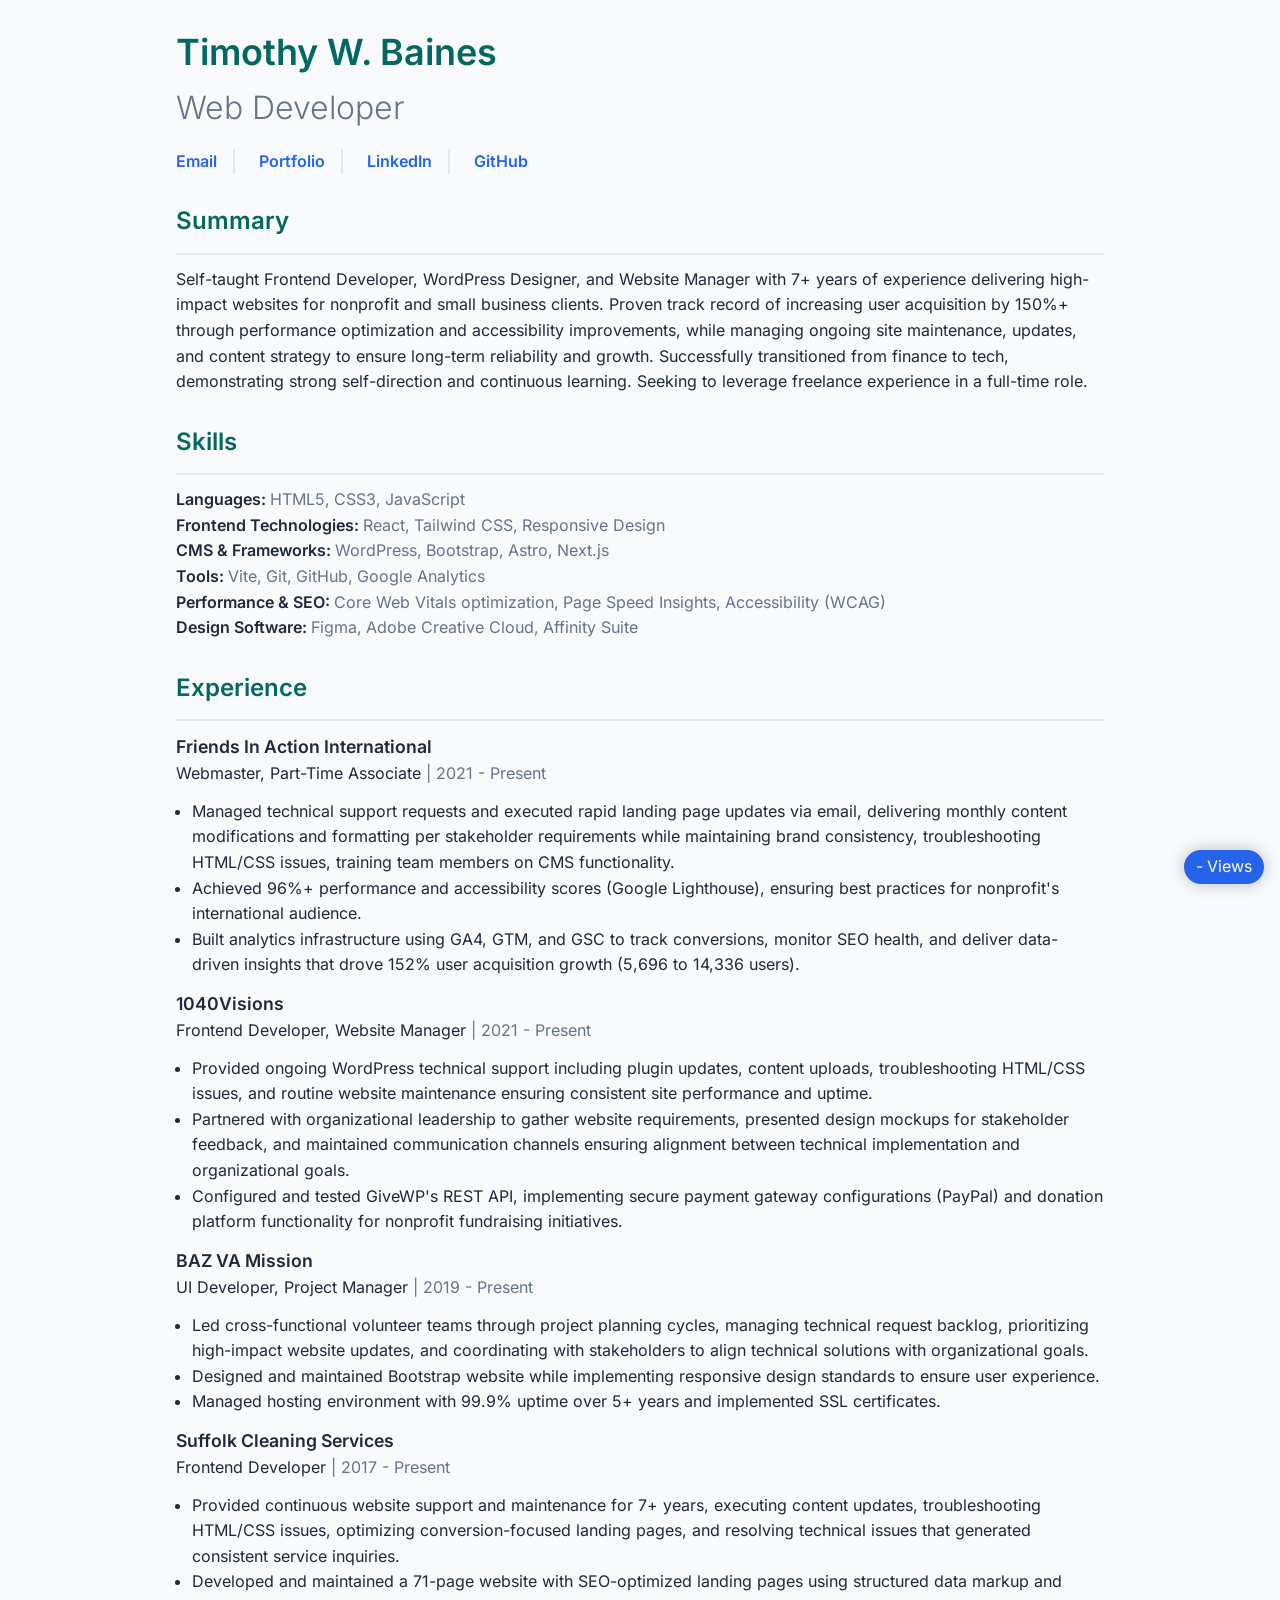
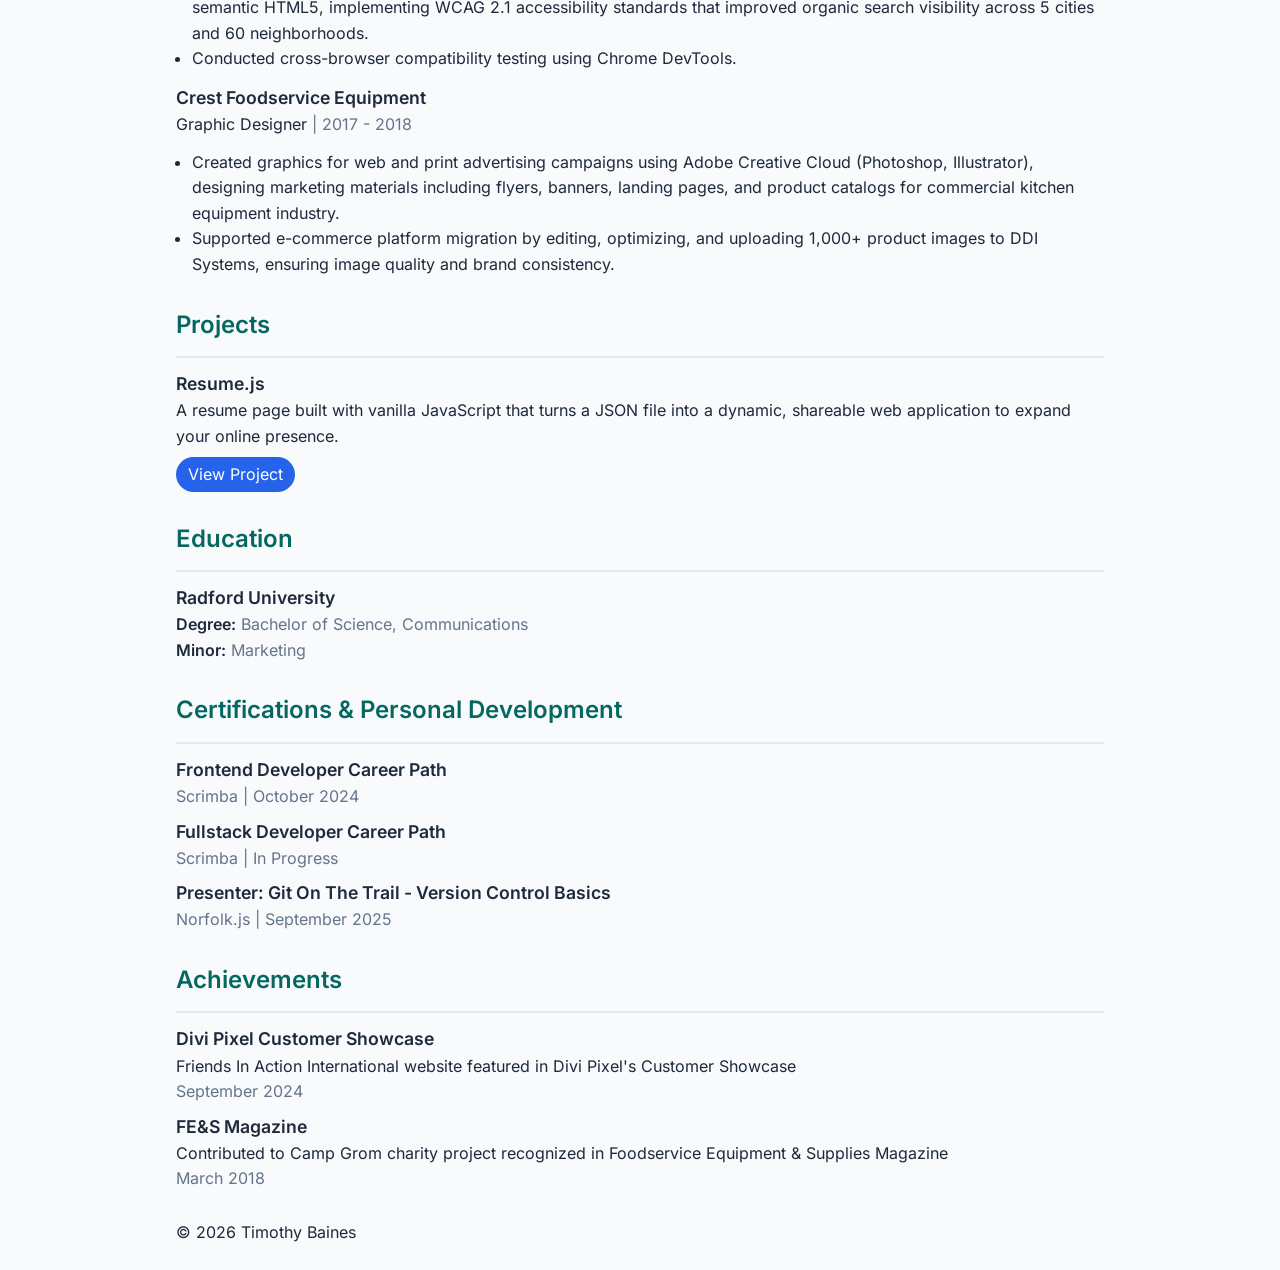
<file: index.html>
<!doctype html>
<html lang="en">
<head>
    <meta charset="UTF-8">
    <meta name="viewport" content="width=device-width, initial-scale=1.0">
    <meta name="description" content="Resume of Timothy Baines - Website Manager and Frontend Developer with 7+ years of experience">
    <meta name="keywords" content="website manager, frontend developer, web developer, ui developer html, css, javascript">
    <meta name="author" content="Timothy W. Baines">
    <!-- CSS STYLESHEET -->
    <link rel="stylesheet" href="css/style.css">
    <title>Timothy Baines - Website Manager | Web Developer</title>
</head>
<body>
<main>
    <!-- HEADER -->
    <header class="header" role="banner">
        <div class="resume-title">
            <h1>Timothy W. Baines</h1>
            <p>Web Developer</p>
        </div>
        <nav class="contact-info">
            <ul>
                <li><a href="mailto:timbaines@timbaines.com" rel="noopener noreferrer">Email</a></li>
                <li><a href="https://timbaines.dev" target="_blank" rel="noopener noreferrer">Portfolio</a></li>
                <li><a href="https://linkedin.com/in/tim-baines-dev" target="_blank" rel="noopener noreferrer">LinkedIn</a></li>
                <li><a href="https://github.com/Timbaines" target="_blank" rel="noopener noreferrer">GitHub</a></li>
            </ul>
        </nav>
    </header>

    <!-- SECTION | SUMMARY -->
    <section class="section">
        <h2>Summary</h2>
        <hr>
        <p>Self-taught Frontend Developer, WordPress Designer, and Website Manager with 7+ years of experience delivering high-impact websites for nonprofit and small business clients. Proven track record of increasing user acquisition by 150%+ through performance optimization and accessibility improvements, while managing ongoing site maintenance, updates, and content strategy to ensure long-term reliability and growth. Successfully transitioned from finance to tech, demonstrating strong self-direction and continuous learning. Seeking to leverage freelance experience in a full-time role.</p>
    </section>

    <!-- SECTION | SKILLS -->
    <section class="section">
        <h2>Skills</h2>
        <hr>
        <ul class="skills-list">
            <li>
                <strong>Languages:</strong>
                <span>HTML5,</span>
                <span>CSS3,</span>
                <span>JavaScript</span>
            </li>
        </ul>
        <ul class="skills-list">
            <li>
                <strong>Frontend Technologies:</strong>
                <span>React,</span>
                <span>Tailwind CSS,</span>
                <span>Responsive Design</span>
            </li>
        </ul>
        <ul class="skills-list">
            <li>
                <strong>CMS & Frameworks:</strong>
                <span>WordPress,</span>
                <span>Bootstrap,</span>
                <span>Astro,</span>
                <span>Next.js</span>
            </li>
        </ul>
        <ul class="skills-list">
            <li>
                <strong>Tools:</strong>
                <span>Vite,</span>
                <span>Git,</span>
                <span>GitHub,</span>
                <span>Google Analytics</span>
            </li>
        </ul>
        <ul class="skills-list">
            <li>
                <strong>Performance & SEO:</strong>
                <span>Core Web Vitals optimization,</span>
                <span>Page Speed Insights,</span>
                <span>Accessibility (WCAG)</span>
            </li>
        </ul>
        <ul class="skills-list">
            <li>
                <strong>Design Software:</strong>
                <span>Figma,</span>
                <span>Adobe Creative Cloud,</span>
                <span>Affinity Suite</span>
            </li>
        </ul>
    </section>

    <!-- SECTION | EXPERIENCE -->
    <section class="section">
        <h2>Experience</h2>
        <hr>
        <!-- JOB 1 -->
        <article class="job">
            <h3>Friends In Action International</h3>
            <p>Webmaster, Part-Time Associate <span class="secondary-text">| <time datetime="2021-01">2021 - Present</time></span></p>
            <ul>
                <li>Managed technical support requests and executed rapid landing page updates via email, delivering monthly content modifications and formatting per stakeholder requirements while maintaining brand consistency, troubleshooting HTML/CSS issues, training team members on CMS functionality.</li>
                <li>Achieved 96%+ performance and accessibility scores (Google Lighthouse), ensuring best practices for nonprofit's international audience.</li>
                <li>Built analytics infrastructure using GA4, GTM, and GSC to track conversions, monitor SEO health, and deliver data-driven insights that drove 152% user acquisition growth (5,696 to 14,336 users).</li>
            </ul>
        </article>
        <!-- JOB 2 -->
        <article class="job">
            <h3>1040Visions</h3>
            <p>Frontend Developer, Website Manager <span class="secondary-text">| <time datetime="2021-01">2021 - Present</time></span></p>
            <ul>
                <li>Provided ongoing WordPress technical support including plugin updates, content uploads, troubleshooting HTML/CSS issues, and routine website maintenance ensuring consistent site performance and uptime.
                </li>
                <li>Partnered with organizational leadership to gather website requirements, presented design mockups for stakeholder feedback, and maintained communication channels ensuring alignment between technical implementation and organizational goals.
                </li>
                <li>Configured and tested GiveWP's REST API, implementing secure payment gateway configurations (PayPal) and donation platform functionality for nonprofit fundraising initiatives.
                </li>
            </ul>
        </article>
        <!-- JOB 3 -->
        <article class="job">
            <h3>BAZ VA Mission</h3>
            <p>UI Developer, Project Manager <span class="secondary-text">| <time datetime="2019-01">2019 - Present</time></span></p>
            <ul>
                <li>Led cross-functional volunteer teams through project planning cycles, managing technical request backlog, prioritizing high-impact website updates, and coordinating with stakeholders to align technical solutions with organizational goals.
                </li>
                <li>Designed and maintained Bootstrap website while implementing responsive design standards to ensure user experience.
                </li>
                <li>Managed hosting environment with 99.9% uptime over 5+ years and implemented SSL certificates.
                </li>
            </ul>
        </article>
        <!-- JOB 4 -->
        <article class="job">
            <h3>Suffolk Cleaning Services</h3>
            <p>Frontend Developer <span class="secondary-text">| <time datetime="2017-01">2017 - Present</time></span></p>
            <ul>
                <li>Provided continuous website support and maintenance for 7+ years, executing content updates,
                    troubleshooting HTML/CSS issues, optimizing conversion-focused landing pages, and resolving technical issues that generated consistent service inquiries.
                </li>
                <li>Developed and maintained a 71-page website with SEO-optimized landing pages using structured data markup and semantic HTML5, implementing WCAG 2.1 accessibility standards that improved organic search visibility across 5 cities and 60 neighborhoods.
                </li>
                <li>Conducted cross-browser compatibility testing using Chrome DevTools.
                </li>
            </ul>
        </article>
        <!-- JOB 5 -->
        <article class="job">
            <h3>Crest Foodservice Equipment</h3>
            <p>Graphic Designer <span class="secondary-text">| <time datetime="2017-01">2017 - 2018</time></span></p>
            <ul>
                <li>Created graphics for web and print advertising campaigns using Adobe Creative Cloud (Photoshop, Illustrator), designing marketing materials including flyers, banners, landing pages, and product catalogs for commercial kitchen equipment industry.
                </li>
                <li>Supported e-commerce platform migration by editing, optimizing, and uploading 1,000+ product images to DDI Systems, ensuring image quality and brand consistency.
                </li>
            </ul>
        </article>
    </section>

    <!-- SECTION | PROJECTS -->
    <section class="section">
        <h2>Projects</h2>
        <hr>
        <!-- PROJECT 1 -->
        <article class="project">
            <h3>Resume.js</h3>
            <p>A resume page built with vanilla JavaScript that turns a JSON file into a dynamic, shareable web application to expand your online presence.</p>
            <a class="link-primary" href="https://timbaines.github.io/resume-js/" target="_blank" rel="noopener noreferrer">View Project</a>
        </article>
    </section>

    <!-- SECTION | EDUCATION -->
    <section class="section">
        <h2>Education</h2>
        <hr>
        <article class="education">
            <h3>Radford University</h3>
            <p><strong>Degree:</strong> Bachelor of Science, Communications</p>
            <p><strong>Minor:</strong> Marketing</p>
        </article>
    </section>

    <!-- SECTION | CERTIFICATIONS -->
    <section class="section">
        <h2>Certifications & Personal Development</h2>
        <hr>
        <!-- CERTIFICATION 1 -->
        <article class="certification">
            <h3>Frontend Developer Career Path</h3>
            <p class="secondary-text">Scrimba | <time datetime="2024-10">October 2024</time></p>
        </article>
        <!-- CERTIFICATION 2 -->
        <article class="certification">
            <h3>Fullstack Developer Career Path</h3>
            <p class="secondary-text">Scrimba | <time datetime="2024-10">In Progress</time></p>
        </article>
        <!-- CERTIFICATION 3 -->
        <article class="certification">
            <h3>Presenter: Git On The Trail - Version Control Basics</h3>
            <p class="secondary-text">Norfolk.js | <time datetime="2025-09">September 2025</time></p>
        </article>
    </section>

    <!-- SECTION | ACHIEVEMENTS -->
    <section class="section">
        <h2>Achievements</h2>
        <hr>
        <!-- ACHIEVEMENT 1 -->
        <article class="achievement">
            <h3>Divi Pixel Customer Showcase</h3>
            <p>Friends In Action International website featured in Divi Pixel's Customer Showcase</p>
            <p class="secondary-text"><time datetime="2024-09">September 2024</time></p>
        </article>
        <!-- ACHIEVEMENT 2 -->
        <article class="achievement">
            <h3>FE&S Magazine</h3>
            <p>Contributed to Camp Grom charity project recognized in Foodservice Equipment & Supplies Magazine</p>
            <p class="secondary-text"><time datetime="2018-03">March 2018</time></p>
        </article>
    </section>

    <!-- FOOTER -->
    <footer class="footer">
        <div class="copyright">
            <p>&copy; 2026 Timothy Baines</p>
        </div>
       <div class="counter-container">
           <div class="counter">
               <p><span>-</span>Views</p>
           </div>
       </div>
    </footer>
</main>
</body>
</html>
</file>
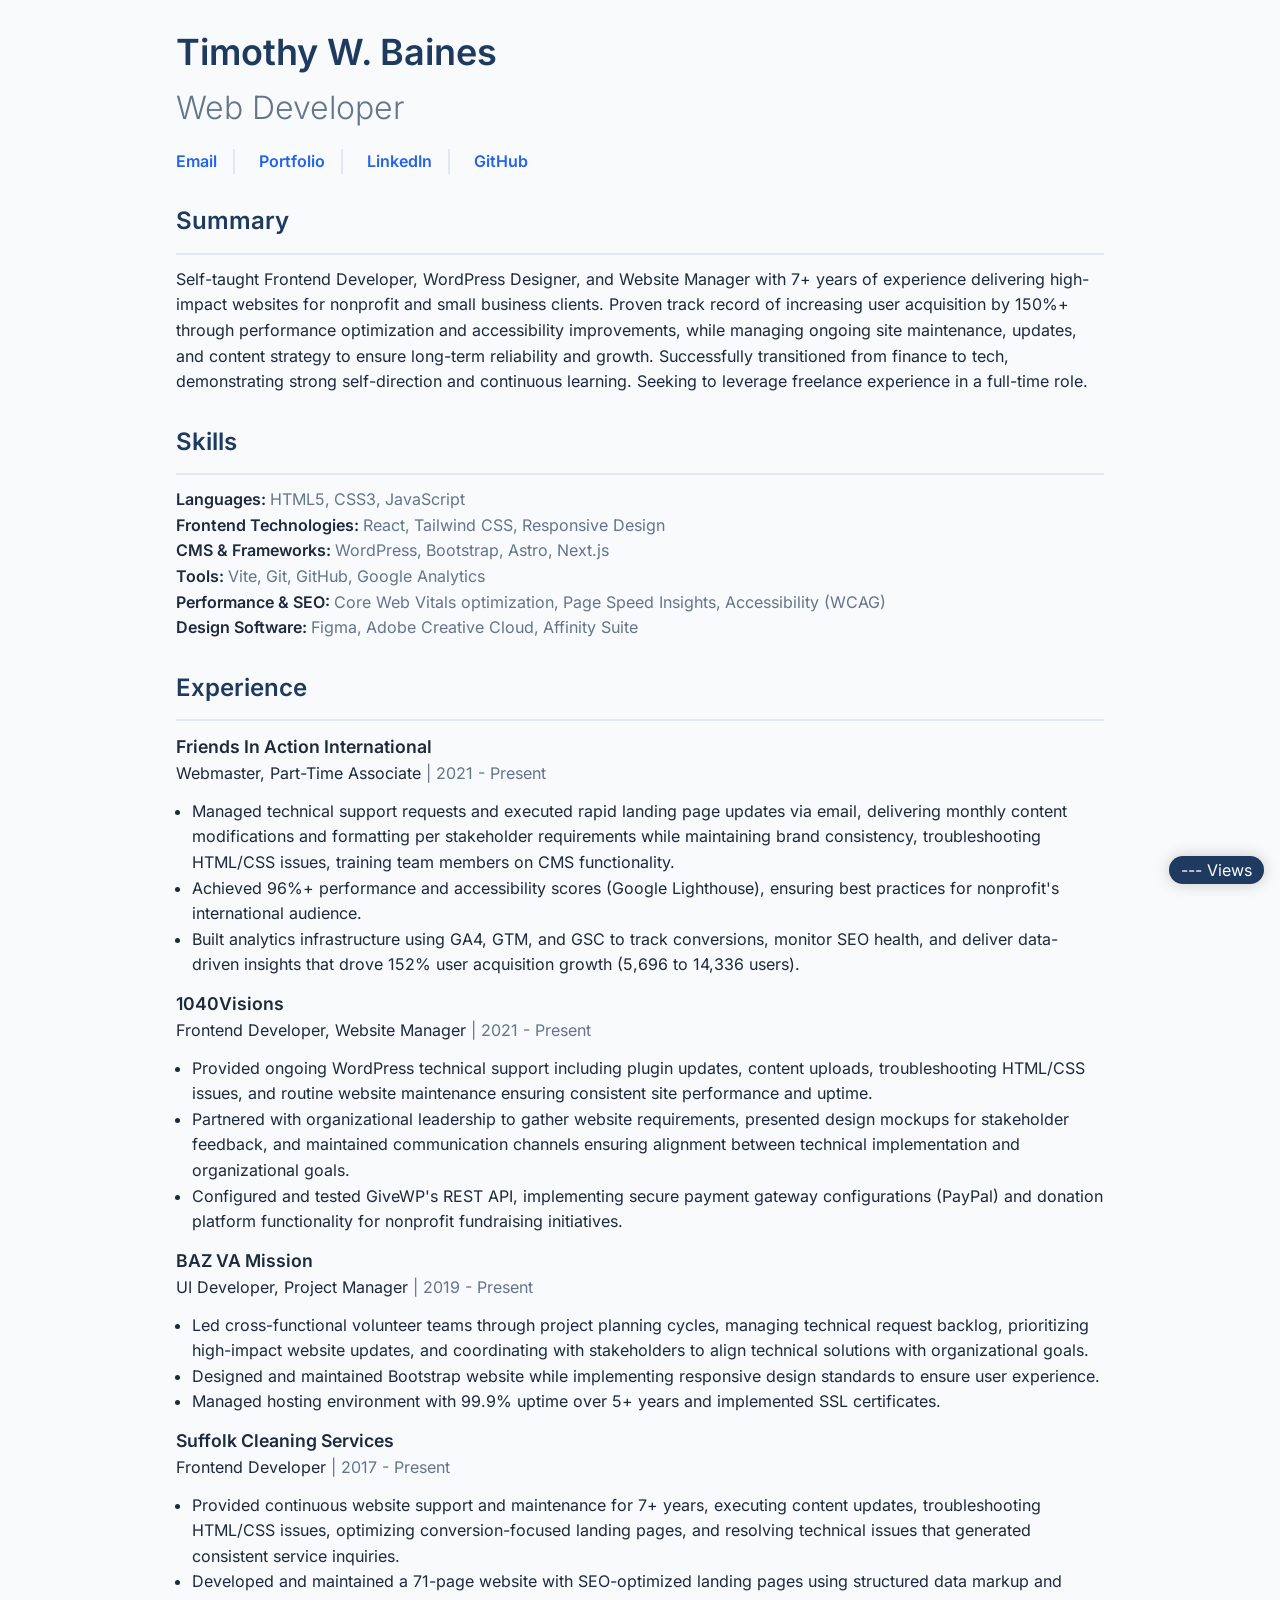
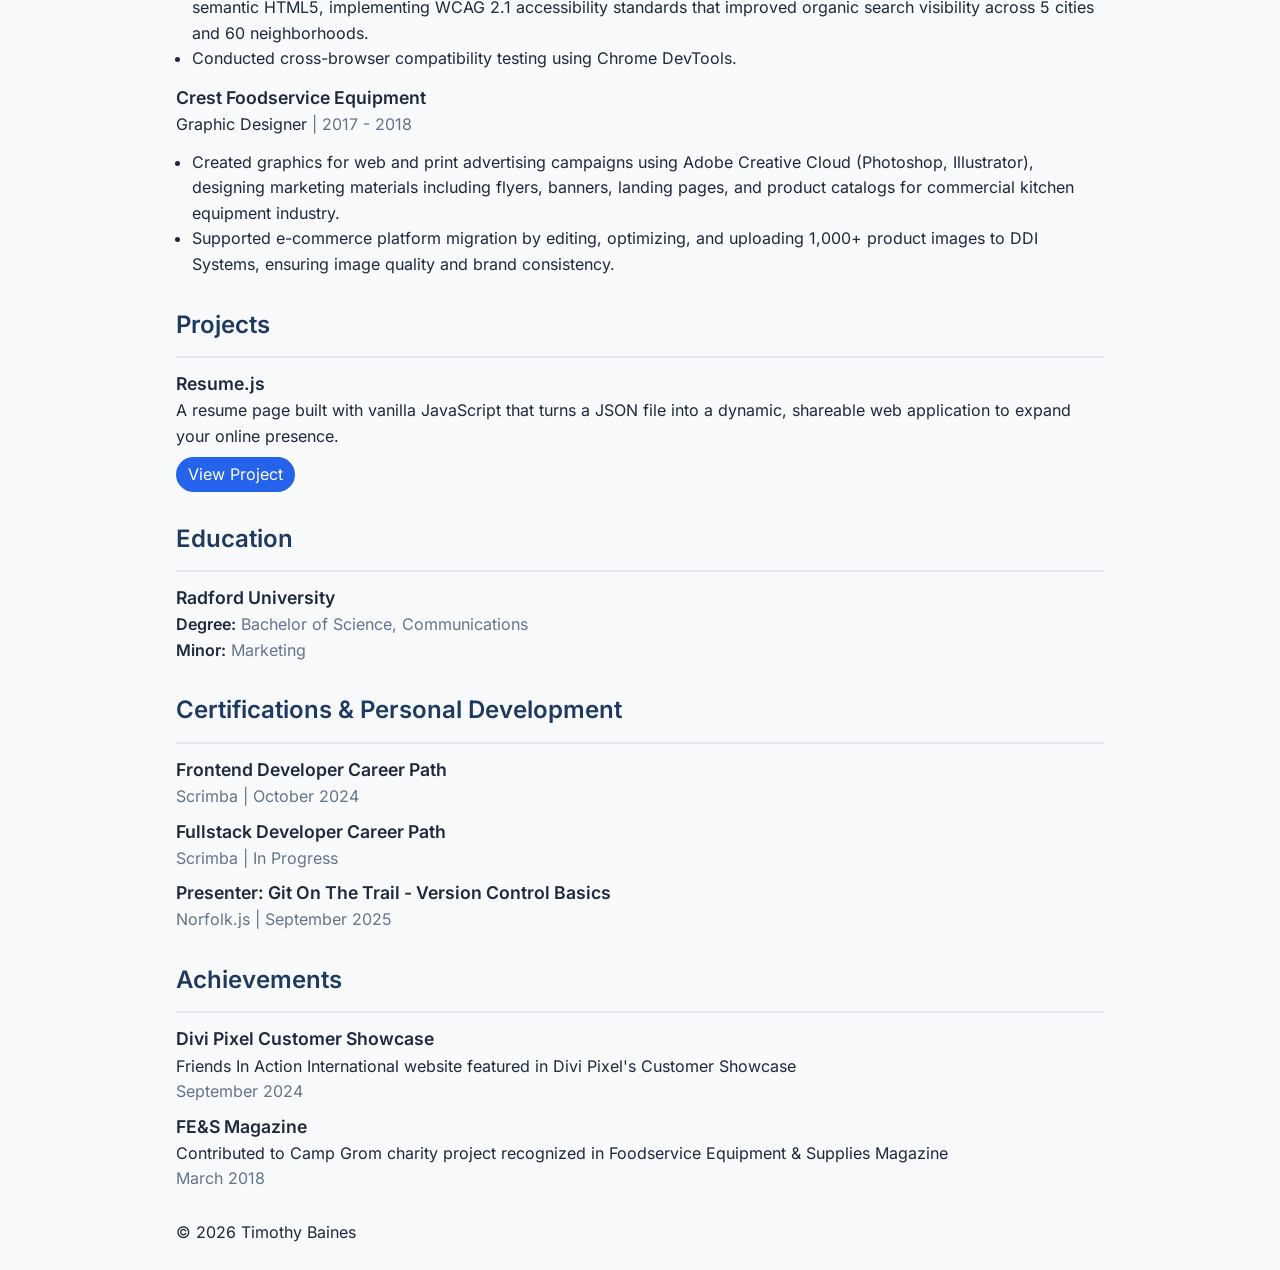
<file: frontend/index.html>
<!doctype html>
<html lang="en">
<head>
    <meta charset="UTF-8">
    <meta name="viewport" content="width=device-width, initial-scale=1.0">
    <meta name="description" content="Resume of Timothy Baines - Website Manager and Frontend Developer with 7+ years of experience">
    <meta name="keywords" content="website manager, frontend developer, web developer, ui developer html, css, javascript">
    <meta name="author" content="Timothy W. Baines">
    <!-- CSS STYLESHEET -->
    <link rel="stylesheet" href="css/style.css">
    <title>Timothy Baines - Website Manager | Web Developer</title>
</head>
<body>
<main>
    <!-- HEADER -->
    <header class="header" role="banner">
        <div class="resume-title">
            <h1>Timothy W. Baines</h1>
            <p>Web Developer</p>
        </div>
        <nav class="contact-info">
            <ul>
                <li><a href="mailto:timbaines@timbaines.com" rel="noopener noreferrer">Email</a></li>
                <li><a href="https://timbaines.dev" target="_blank" rel="noopener noreferrer">Portfolio</a></li>
                <li><a href="https://linkedin.com/in/tim-baines-dev" target="_blank" rel="noopener noreferrer">LinkedIn</a></li>
                <li><a href="https://github.com/Timbaines" target="_blank" rel="noopener noreferrer">GitHub</a></li>
            </ul>
        </nav>
    </header>

    <!-- SECTION | SUMMARY -->
    <section class="section">
        <h2>Summary</h2>
        <hr>
        <p>Self-taught Frontend Developer, WordPress Designer, and Website Manager with 7+ years of experience delivering high-impact websites for nonprofit and small business clients. Proven track record of increasing user acquisition by 150%+ through performance optimization and accessibility improvements, while managing ongoing site maintenance, updates, and content strategy to ensure long-term reliability and growth. Successfully transitioned from finance to tech, demonstrating strong self-direction and continuous learning. Seeking to leverage freelance experience in a full-time role.</p>
    </section>

    <!-- SECTION | SKILLS -->
    <section class="section">
        <h2>Skills</h2>
        <hr>
        <ul class="skills-list">
            <li>
                <strong>Languages:</strong>
                <span>HTML5,</span>
                <span>CSS3,</span>
                <span>JavaScript</span>
            </li>
        </ul>
        <ul class="skills-list">
            <li>
                <strong>Frontend Technologies:</strong>
                <span>React,</span>
                <span>Tailwind CSS,</span>
                <span>Responsive Design</span>
            </li>
        </ul>
        <ul class="skills-list">
            <li>
                <strong>CMS & Frameworks:</strong>
                <span>WordPress,</span>
                <span>Bootstrap,</span>
                <span>Astro,</span>
                <span>Next.js</span>
            </li>
        </ul>
        <ul class="skills-list">
            <li>
                <strong>Tools:</strong>
                <span>Vite,</span>
                <span>Git,</span>
                <span>GitHub,</span>
                <span>Google Analytics</span>
            </li>
        </ul>
        <ul class="skills-list">
            <li>
                <strong>Performance & SEO:</strong>
                <span>Core Web Vitals optimization,</span>
                <span>Page Speed Insights,</span>
                <span>Accessibility (WCAG)</span>
            </li>
        </ul>
        <ul class="skills-list">
            <li>
                <strong>Design Software:</strong>
                <span>Figma,</span>
                <span>Adobe Creative Cloud,</span>
                <span>Affinity Suite</span>
            </li>
        </ul>
    </section>

    <!-- SECTION | EXPERIENCE -->
    <section class="section">
        <h2>Experience</h2>
        <hr>
        <!-- JOB 1 -->
        <article class="job">
            <h3>Friends In Action International</h3>
            <p>Webmaster, Part-Time Associate <span class="secondary-text">| <time datetime="2021-01">2021 - Present</time></span></p>
            <ul>
                <li>Managed technical support requests and executed rapid landing page updates via email, delivering monthly content modifications and formatting per stakeholder requirements while maintaining brand consistency, troubleshooting HTML/CSS issues, training team members on CMS functionality.</li>
                <li>Achieved 96%+ performance and accessibility scores (Google Lighthouse), ensuring best practices for nonprofit's international audience.</li>
                <li>Built analytics infrastructure using GA4, GTM, and GSC to track conversions, monitor SEO health, and deliver data-driven insights that drove 152% user acquisition growth (5,696 to 14,336 users).</li>
            </ul>
        </article>
        <!-- JOB 2 -->
        <article class="job">
            <h3>1040Visions</h3>
            <p>Frontend Developer, Website Manager <span class="secondary-text">| <time datetime="2021-01">2021 - Present</time></span></p>
            <ul>
                <li>Provided ongoing WordPress technical support including plugin updates, content uploads, troubleshooting HTML/CSS issues, and routine website maintenance ensuring consistent site performance and uptime.
                </li>
                <li>Partnered with organizational leadership to gather website requirements, presented design mockups for stakeholder feedback, and maintained communication channels ensuring alignment between technical implementation and organizational goals.
                </li>
                <li>Configured and tested GiveWP's REST API, implementing secure payment gateway configurations (PayPal) and donation platform functionality for nonprofit fundraising initiatives.
                </li>
            </ul>
        </article>
        <!-- JOB 3 -->
        <article class="job">
            <h3>BAZ VA Mission</h3>
            <p>UI Developer, Project Manager <span class="secondary-text">| <time datetime="2019-01">2019 - Present</time></span></p>
            <ul>
                <li>Led cross-functional volunteer teams through project planning cycles, managing technical request backlog, prioritizing high-impact website updates, and coordinating with stakeholders to align technical solutions with organizational goals.
                </li>
                <li>Designed and maintained Bootstrap website while implementing responsive design standards to ensure user experience.
                </li>
                <li>Managed hosting environment with 99.9% uptime over 5+ years and implemented SSL certificates.
                </li>
            </ul>
        </article>
        <!-- JOB 4 -->
        <article class="job">
            <h3>Suffolk Cleaning Services</h3>
            <p>Frontend Developer <span class="secondary-text">| <time datetime="2017-01">2017 - Present</time></span></p>
            <ul>
                <li>Provided continuous website support and maintenance for 7+ years, executing content updates,
                    troubleshooting HTML/CSS issues, optimizing conversion-focused landing pages, and resolving technical issues that generated consistent service inquiries.
                </li>
                <li>Developed and maintained a 71-page website with SEO-optimized landing pages using structured data markup and semantic HTML5, implementing WCAG 2.1 accessibility standards that improved organic search visibility across 5 cities and 60 neighborhoods.
                </li>
                <li>Conducted cross-browser compatibility testing using Chrome DevTools.
                </li>
            </ul>
        </article>
        <!-- JOB 5 -->
        <article class="job">
            <h3>Crest Foodservice Equipment</h3>
            <p>Graphic Designer <span class="secondary-text">| <time datetime="2017-01">2017 - 2018</time></span></p>
            <ul>
                <li>Created graphics for web and print advertising campaigns using Adobe Creative Cloud (Photoshop, Illustrator), designing marketing materials including flyers, banners, landing pages, and product catalogs for commercial kitchen equipment industry.
                </li>
                <li>Supported e-commerce platform migration by editing, optimizing, and uploading 1,000+ product images to DDI Systems, ensuring image quality and brand consistency.
                </li>
            </ul>
        </article>
    </section>

    <!-- SECTION | PROJECTS -->
    <section class="section">
        <h2>Projects</h2>
        <hr>
        <!-- PROJECT 1 -->
        <article class="project">
            <h3>Resume.js</h3>
            <p>A resume page built with vanilla JavaScript that turns a JSON file into a dynamic, shareable web application to expand your online presence.</p>
            <a class="link-primary" href="https://timbaines.github.io/resume-js/" target="_blank" rel="noopener noreferrer">View Project</a>
        </article>
    </section>

    <!-- SECTION | EDUCATION -->
    <section class="section">
        <h2>Education</h2>
        <hr>
        <article class="education">
            <h3>Radford University</h3>
            <p><strong>Degree:</strong> Bachelor of Science, Communications</p>
            <p><strong>Minor:</strong> Marketing</p>
        </article>
    </section>

    <!-- SECTION | CERTIFICATIONS -->
    <section class="section">
        <h2>Certifications & Personal Development</h2>
        <hr>
        <!-- CERTIFICATION 1 -->
        <article class="certification">
            <h3>Frontend Developer Career Path</h3>
            <p class="secondary-text">Scrimba | <time datetime="2024-10">October 2024</time></p>
        </article>
        <!-- CERTIFICATION 2 -->
        <article class="certification">
            <h3>Fullstack Developer Career Path</h3>
            <p class="secondary-text">Scrimba | <time datetime="2024-10">In Progress</time></p>
        </article>
        <!-- CERTIFICATION 3 -->
        <article class="certification">
            <h3>Presenter: Git On The Trail - Version Control Basics</h3>
            <p class="secondary-text">Norfolk.js | <time datetime="2025-09">September 2025</time></p>
        </article>
    </section>

    <!-- SECTION | ACHIEVEMENTS -->
    <section class="section">
        <h2>Achievements</h2>
        <hr>
        <!-- ACHIEVEMENT 1 -->
        <article class="achievement">
            <h3>Divi Pixel Customer Showcase</h3>
            <p>Friends In Action International website featured in Divi Pixel's Customer Showcase</p>
            <p class="secondary-text"><time datetime="2024-09">September 2024</time></p>
        </article>
        <!-- ACHIEVEMENT 2 -->
        <article class="achievement">
            <h3>FE&S Magazine</h3>
            <p>Contributed to Camp Grom charity project recognized in Foodservice Equipment & Supplies Magazine</p>
            <p class="secondary-text"><time datetime="2018-03">March 2018</time></p>
        </article>
    </section>

    <!-- FOOTER -->
    <footer class="footer">
        <div class="copyright">
            <p>&copy; 2026 Timothy Baines</p>
        </div>
       <div class="counter-container">
           <div class="counter" aria-label="Page View Counter">
               <span class="view-count">Loading...</span>
               <span class="counter-label">Views</span>
           </div>
       </div>
    </footer>
</main>
<script src="counter.js"></script>
</body>
</html>
</file>
<file: css/style.css>
/***** LOCAL FONTS *****/
@font-face {
    font-family: 'Inter';
    src: url('../assets/fonts/inter-v20-latin-300.woff2') format('woff2');
    font-weight: 300;
    font-style: normal;
    font-display: swap;
}

@font-face {
    font-family: 'Inter';
    src: url('../assets/fonts/inter-v20-latin-regular.woff2') format('woff2');
    font-weight: 400;
    font-style: normal;
    font-display: swap;
}

@font-face {
    font-family: 'Inter';
    src: url('../assets/fonts/inter-v20-latin-600.woff2') format('woff2');
    font-weight: 600;
    font-style: normal;
    font-display: swap;
}

/***** GLOBAL STYLES *****/
:root {
    --color-background: #F8FAFC;
    --color-text-primary: #1E293B;
    --color-text-secondary: #64748B;
    --color-divider: #E2E8F0;
    --color-title: #046861;
    --color-text-link: #FFFFFF;
    --color-accent: #2563EB;
    --color-accent-hover: #1D4ED8;
    --color-focus: #0F172A;
    --shadow-md: 0 0 1rem 0 rgba(0, 0, 0, .25);
}

*,
*::before,
*::after {
    box-sizing: border-box;
}

/***** LAYOUT *****/
body {
    background: var(--color-background);
    color: var(--color-text-primary);
    font-family: 'Inter', sans-serif;
    margin: 0;
    padding: 0;
}

main {
    max-width: 960px;
    margin: 0 auto;
    padding: 1.5rem 1rem;
}

section {
    margin: 1.75rem 0;
}

article {
    margin-top: .5rem;
}

/***** TYPOGRAPHY *****/
h1, h2, h3, p, ul {
    line-height: 1.6;
}

h1, h2, h3, p {
    margin: 0;
}

h1 {
    color: var(--color-title);
    font-size: 2.25rem;
    font-weight: 600;
}

h2 {
    color: var(--color-title);
    font-size: 1.5rem;
    font-weight: 600;
}

h3 {
    font-size: 1.1rem;
    font-weight: 600;
}

strong {
    color: var(--color-text-primary);
}

.secondary-text {
    color: var(--color-text-secondary);
}

/***** LINKS *****/
a {
    color: var(--color-accent);
    text-decoration: none;
}

a:hover {
    text-decoration: underline;
}

a:focus {
    outline: 2px solid var(--color-focus);
    outline-offset: 3px;
}

.link-primary {
    display: inline-block;
    background: var(--color-accent);
    color: var(--color-text-link);
    border-radius: 2rem;
    padding: 0.45rem 0.75rem;
    margin-top: 0.5rem;
}

.link-primary:hover {
    background: var(--color-accent-hover);
    text-decoration: none;
}

/***** DIVIDER *****/
hr {
    border: 0;
    border-top: 2px solid var(--color-divider);
    margin: 0.75rem 0;
}

/***** LISTS | UL/LI *****/
ul {
    margin: 0.75rem 0;
    padding-left: 1rem;
}

/***** SECTION | HEADER *****/
.resume-title p {
    color: var(--color-text-secondary);
    font-size: 2rem;
    font-weight: lighter;
    margin: 0 0 0.5rem;
}

.contact-info ul {
    display: flex;
    flex-direction: row;
    flex-wrap: wrap;
    gap: 1.5rem;
    padding: 0;
    margin: 1rem 0 0 0;
    list-style-type: none;
}

.contact-info li {
    border-right: 2px solid var(--color-divider);
    padding-right: 1rem;
}

.contact-info li:last-child {
    border-right: none;
}

.contact-info a {
    font-weight: 600;
}

/***** SECTION | SKILLS *****/
.skills-list {
    display: flex;
    padding: 0;
    margin: 0;
    list-style-type: none;
}

.skills-list li {
    display: flex;
    flex-wrap: wrap;
    align-items: center;
    padding: 0;
    margin: 0;
}

.skills-list li strong {
    margin-right: 0.25rem;
}

.skills-list li span {
    margin-right: 0.25rem;
    color: var(--color-text-secondary);
}

/***** SECTION | EDUCATION *****/
.education p {
    color: var(--color-text-secondary);
}

/***** SECTION | FOOTER *****/
.footer {
    display: flex;
    align-items: center;
    justify-content: space-between;
    position: relative;
}

.counter-container {
    position: fixed;
    right: 1rem;
    bottom: 1rem;
    z-index: 10;
}

.counter {
    background: var(--color-accent);
    color: var(--color-text-link);
    border-radius: 2rem;
    padding: 0.25rem 0.75rem;
    box-shadow: var(--shadow-md);
}

.counter span {
    margin-right: .25rem;
}

/***** MEDIA QUERIES *****/
@media (max-width: 640px) {
    main {
        padding: 1rem 0.75rem;
    }

    h1 {
        font-size: 1.75rem;
    }

    h2 {
        font-size: 1.25rem;
    }

    .resume-title p {
        font-size: 1.5rem;
    }

    .contact-info ul {
        gap: 1rem;
        margin-top: 0.75rem;
    }

    section {
        margin: 1.25rem 0;
    }

    .link-primary {
        padding: 0.4rem 0.6rem;
        font-size: 0.9rem;
    }

    .counter {
        font-size: 0.9rem;
    }
}
</file>
<file: frontend/css/style.css>
/***** LOCAL FONTS *****/
@font-face {
    font-family: 'Inter';
    src: url('../../assets/fonts/inter-v20-latin-300.woff2') format('woff2');
    font-weight: 300;
    font-style: normal;
    font-display: swap;
}

@font-face {
    font-family: 'Inter';
    src: url('../../assets/fonts/inter-v20-latin-regular.woff2') format('woff2');
    font-weight: 400;
    font-style: normal;
    font-display: swap;
}

@font-face {
    font-family: 'Inter';
    src: url('../../assets/fonts/inter-v20-latin-600.woff2') format('woff2');
    font-weight: 600;
    font-style: normal;
    font-display: swap;
}

/***** GLOBAL STYLES *****/
:root {
    --color-bg: #F8FAFC;
    --color-bg-counter: #1F3A5F;
    --color-text: #1E293B;
    --color-text-muted: #64748B;
    --color-divider: #E2E8F0;
    --color-heading: #1F3A5F;
    --color-link: #FFFFFF;
    --color-accent: #2563EB;
    --color-accent-hover: #1D4ED8;
    --color-focus: #0F172A;
    --shadow: 0 0 1rem 0 rgba(0, 0, 0, .20);
}

*,
*::before,
*::after {
    box-sizing: border-box;
}

/***** LAYOUT *****/
body {
    background: var(--color-bg);
    color: var(--color-text);
    font-family: 'Inter', sans-serif;
    margin: 0;
    padding: 0;
}

main {
    max-width: 960px;
    margin: 0 auto;
    padding: 1.5rem 1rem;
}

section {
    margin: 1.75rem 0;
}

article {
    margin-top: .5rem;
}

/***** TYPOGRAPHY *****/
h1, h2, h3, p, ul {
    line-height: 1.6;
}

h1, h2, h3, p {
    margin: 0;
}

h1 {
    color: var(--color-heading);
    font-size: 2.25rem;
    font-weight: 600;
}

h2 {
    color: var(--color-heading);
    font-size: 1.5rem;
    font-weight: 600;
}

h3 {
    font-size: 1.1rem;
    font-weight: 600;
}

strong {
    color: var(--color-text);
}

.secondary-text {
    color: var(--color-text-muted);
}

/***** LINKS *****/
a {
    color: var(--color-accent);
    text-decoration: none;
}

a:hover {
    text-decoration: underline;
}

a:focus {
    outline: 2px solid var(--color-focus);
    outline-offset: 3px;
}

.link-primary {
    display: inline-block;
    background: var(--color-accent);
    color: var(--color-link);
    border-radius: 2rem;
    padding: 0.45rem 0.75rem;
    margin-top: 0.5rem;
}

.link-primary:hover {
    background: var(--color-accent-hover);
    text-decoration: none;
}

/***** DIVIDER *****/
hr {
    border: 0;
    border-top: 2px solid var(--color-divider);
    margin: 0.75rem 0;
}

/***** LISTS | UL/LI *****/
ul {
    margin: 0.75rem 0;
    padding-left: 1rem;
}

/***** SECTION | HEADER *****/
.resume-title p {
    color: var(--color-text-muted);
    font-size: 2rem;
    font-weight: lighter;
    margin: 0 0 0.5rem;
}

.contact-info ul {
    display: flex;
    flex-direction: row;
    flex-wrap: wrap;
    gap: 1.5rem;
    padding: 0;
    margin: 1rem 0 0 0;
    list-style-type: none;
}

.contact-info li {
    border-right: 2px solid var(--color-divider);
    padding-right: 1rem;
}

.contact-info li:last-child {
    border-right: none;
}

.contact-info a {
    font-weight: 600;
}

/***** SECTION | SKILLS *****/
.skills-list {
    display: flex;
    padding: 0;
    margin: 0;
    list-style-type: none;
}

.skills-list li {
    display: flex;
    flex-wrap: wrap;
    align-items: center;
    padding: 0;
    margin: 0;
}

.skills-list li strong {
    margin-right: 0.25rem;
}

.skills-list li span {
    margin-right: 0.25rem;
    color: var(--color-text-muted);
}

/***** SECTION | EDUCATION *****/
.education p {
    color: var(--color-text-muted);
}

/***** SECTION | FOOTER *****/
.footer {
    display: flex;
    align-items: center;
    justify-content: space-between;
    position: relative;
}

.counter-container {
    position: fixed;
    right: 1rem;
    bottom: 1rem;
    z-index: 10;
}

.counter {
    background: var(--color-bg-counter);
    color: var(--color-link);
    border-radius: 2rem;
    padding: 0.25rem 0.75rem;
    box-shadow: var(--shadow);
    cursor: default;
}

/***** MEDIA QUERIES *****/
@media (max-width: 640px) {
    main {
        padding: 1rem 0.75rem;
    }

    h1 {
        font-size: 1.75rem;
    }

    h2 {
        font-size: 1.25rem;
    }

    .resume-title p {
        font-size: 1.5rem;
    }

    .contact-info ul {
        gap: 1rem;
        margin-top: 0.75rem;
    }

    section {
        margin: 1.25rem 0;
    }

    .link-primary {
        padding: 0.4rem 0.6rem;
        font-size: 0.9rem;
    }

    .counter-container {
        right: 0.75rem;
        bottom: 0.75rem;
        font-size: 0.9rem;
    }
}
</file>
